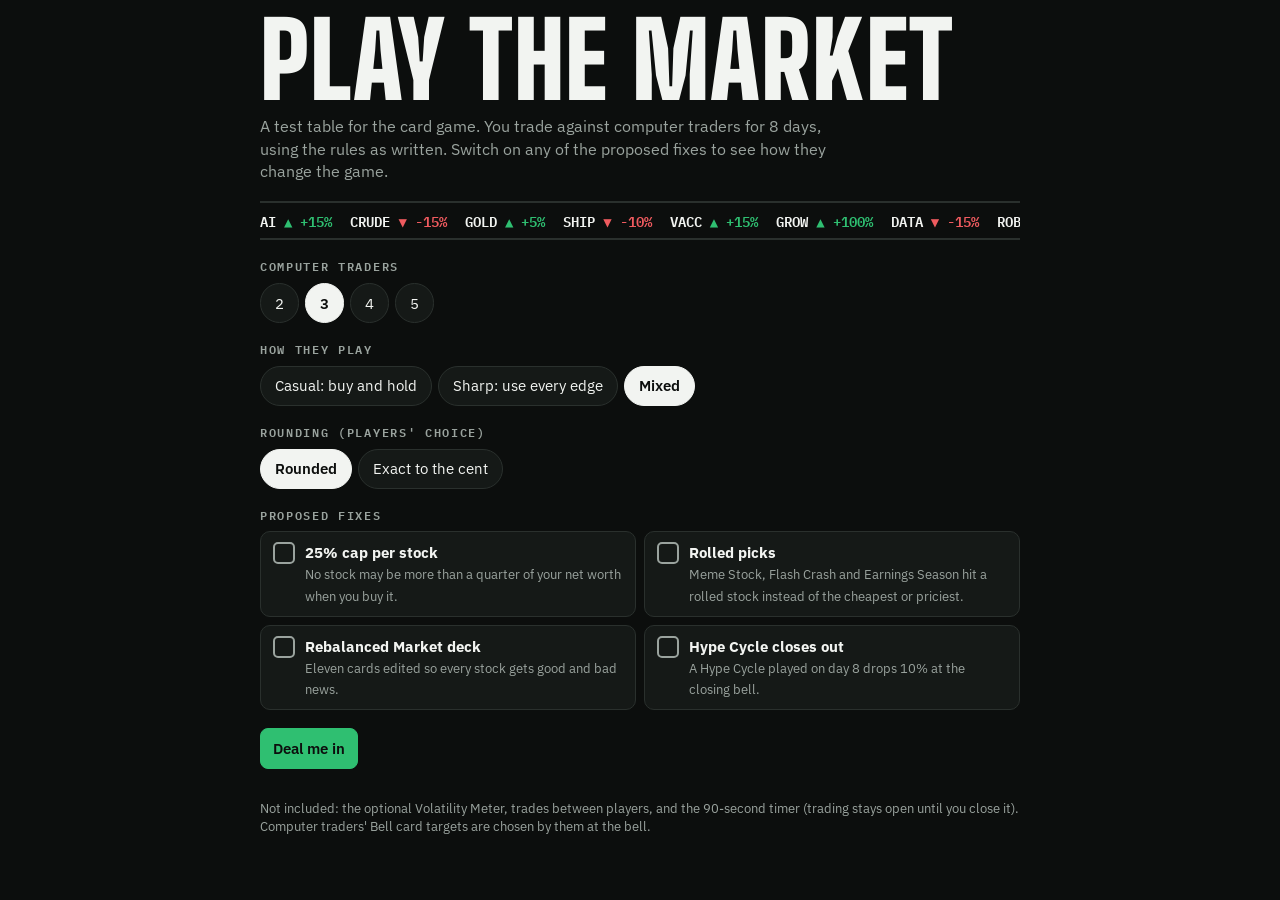
<file: play-the-market/index.html>
<!doctype html>
<html lang="en">
<head>
  <meta charset="utf-8">
  <meta name="viewport" content="width=device-width, initial-scale=1, viewport-fit=cover">
  <title>Play the Market Test Table</title>
  <meta name="description" content="Play a full 8-day game of Play the Market, a stock market card game, against computer traders.">
  <meta name="theme-color" content="#0c0e0d">
  <link rel="icon" href="favicon.svg" type="image/svg+xml">
  <!-- Fonts: Big Shoulders Display (headings), IBM Plex Mono (numbers), IBM Plex Sans (text) -->
  <link rel="preconnect" href="https://fonts.googleapis.com">
  <link rel="preconnect" href="https://fonts.gstatic.com" crossorigin>
  <link rel="stylesheet" href="https://fonts.googleapis.com/css2?family=Big+Shoulders+Display:wght@700;900&amp;family=IBM+Plex+Mono:wght@500;600&amp;family=IBM+Plex+Sans:wght@400;600&amp;display=swap">
  <link rel="stylesheet" href="css/style.css">
</head>
<body>
  <!-- The whole game renders into this element -->
  <div class="wrap" id="app"></div>
  <noscript><p style="padding:16px">This game needs JavaScript turned on.</p></noscript>
  <script src="js/game.js" defer></script>
</body>
</html>
</file>
<file: play-the-market/css/style.css>
/* Play the Market test table styles */
html, body { margin: 0; }
[hidden] { display: none !important; }
img { max-width: 100%; }
/* Layout: a trading-floor table. Price board on the left, your seat (prompt, hand, trades) on the right,
   rival sheets and the day's log underneath. One deliberate dark look that matches the Action card backs. */
:root {
  --ink: #0c0e0d;          /* table, same black as the Action deck back */
  --panel: #151917;        /* raised surfaces */
  --panel-2: #1c211f;      /* inner wells */
  --line: #2a302d;         /* frame lines, as on the card backs */
  --chalk: #f2f4f1;        /* main text */
  --muted: #9aa39e;        /* secondary text */
  --up: #2fbf71;           /* rising prices */
  --down: #ef5b5f;         /* falling prices */
  --market: #0e6b43;       /* Market deck green */
  --face: #f4f6f2;         /* card faces */
  --face-ink: #0c0e0d;
  --face-up: #0f7a45;
  --face-down: #b3261e;
  --focus: #7fd8a6;
  --display: 'Big Shoulders Display', 'Arial Narrow', Impact, sans-serif;
  --mono: 'IBM Plex Mono', ui-monospace, 'SFMono-Regular', Menlo, monospace;
  --sans: 'IBM Plex Sans', system-ui, -apple-system, 'Segoe UI', sans-serif;
  color-scheme: dark;
}
* { box-sizing: border-box; }
html, body { background: var(--ink); color: var(--chalk); }
body { font-family: var(--sans); font-size: 15px; line-height: 1.4; padding-inline: 16px; padding-block: 16px 40px; }
button { font: inherit; color: inherit; }
button:focus-visible, select:focus-visible { outline: 2px solid var(--focus); outline-offset: 2px; }
.wrap { max-width: 1320px; margin: 0 auto; display: flex; flex-direction: column; gap: 16px; }
.mono { font-family: var(--mono); }
.num { font-variant-numeric: tabular-nums; }
.label { font-family: var(--mono); font-size: 12px; font-weight: 600; letter-spacing: 0.14em; text-transform: uppercase; color: var(--muted); }
.up { color: var(--up); }
.down { color: var(--down); }

/* ---------- top bar */
.top { display: flex; flex-wrap: wrap; align-items: center; justify-content: space-between; gap: 12px 24px; border-bottom: 2px solid var(--line); padding-bottom: 12px; }
.brand { font-family: var(--display); font-weight: 900; font-size: 40px; line-height: 0.9; letter-spacing: 0.02em; }
.brand small { display: block; font-family: var(--mono); font-size: 12px; font-weight: 600; letter-spacing: 0.2em; color: var(--up); margin-top: 6px; }
.daybox { display: flex; flex-wrap: wrap; gap: 16px; align-items: center; }
.day { font-family: var(--display); font-weight: 900; font-size: 34px; line-height: 1; }
.steps { display: flex; flex-wrap: wrap; gap: 4px; list-style: none; margin: 0; padding: 0; }
.steps li { font-family: var(--mono); font-size: 11px; font-weight: 600; letter-spacing: 0.08em; padding: 4px 8px; border: 1px solid var(--line); border-radius: 999px; color: var(--muted); }
.steps li.on { color: var(--ink); background: var(--up); border-color: var(--up); }
.worth { text-align: right; }
.worth b { display: block; font-family: var(--display); font-weight: 900; font-size: 34px; line-height: 1; }

/* ---------- main grid */
.main { display: grid; grid-template-columns: minmax(0, 1.55fr) minmax(0, 1fr); gap: 16px; align-items: start; }
@media (max-width: 980px) { .main { grid-template-columns: minmax(0, 1fr); } }
.panel { background: var(--panel); border: 1px solid var(--line); border-radius: 14px; padding: 14px; display: flex; flex-direction: column; gap: 12px; min-width: 0; }
.panel h2 { margin: 0; font-family: var(--display); font-weight: 900; font-size: 24px; letter-spacing: 0.03em; line-height: 1; }
.panel-head { display: flex; align-items: baseline; justify-content: space-between; gap: 12px; flex-wrap: wrap; }

/* ---------- market slots */
.slots { display: grid; grid-template-columns: repeat(3, minmax(0, 1fr)); gap: 10px; }
.slot { border-radius: 10px; min-height: 132px; padding: 10px; display: flex; flex-direction: column; gap: 6px; }
.slot.back { background: var(--market); border: 2px solid #4aa57a; justify-content: space-between; }
.slot.back .candles { display: flex; gap: 5px; align-items: flex-end; height: 46px; }
.slot.back .candles i { display: block; width: 9px; background: #dff5e6; border-radius: 1px; }
.slot.back .candles i.h { background: transparent; border: 2px solid #dff5e6; }
.slot .slot-name { font-family: var(--mono); font-size: 11px; font-weight: 600; letter-spacing: 0.14em; color: #dff5e6; }
.slot.face { background: var(--face); color: var(--face-ink); border: 2px solid var(--face); }
.slot.face .slot-name { color: #4d5551; }
.slot.face .mtitle { font-family: var(--display); font-weight: 900; font-size: 22px; line-height: 0.95; text-transform: uppercase; }
.slot.face .mtext { font-size: 13px; line-height: 1.3; }
.slot.seen { outline: 2px dashed var(--up); outline-offset: 2px; }
.mrows { display: flex; flex-direction: column; font-family: var(--mono); font-size: 13px; font-weight: 600; }
.mrows span { display: flex; justify-content: space-between; border-top: 1px solid #c9cfca; padding-top: 2px; }
.mrows .u { color: var(--face-up); }
.mrows .d { color: var(--face-down); }
@media (max-width: 560px) { .slots { grid-template-columns: minmax(0, 1fr); } .slot { min-height: 0; } }

/* ---------- price board */
.board { display: flex; flex-direction: column; gap: 8px; }
.sector { display: grid; grid-template-columns: 92px repeat(5, minmax(0, 1fr)); gap: 6px; align-items: stretch; }
.sector-name { display: flex; flex-direction: column; justify-content: center; gap: 2px; font-family: var(--mono); font-size: 12px; font-weight: 600; letter-spacing: 0.1em; }
.sector-name em { font-style: normal; color: var(--muted); font-size: 11px; }
.stock { text-align: left; background: var(--panel-2); border: 1px solid var(--line); border-radius: 8px; padding: 6px 7px 4px; cursor: pointer; display: flex; flex-direction: column; gap: 1px; min-width: 0; }
.stock:hover { border-color: var(--muted); }
.stock.sel { border-color: var(--up); box-shadow: inset 0 0 0 1px var(--up); }
.stock.own { background: #18241e; }
.stock.dead { opacity: 0.45; cursor: default; }
.stock .tk { display: flex; justify-content: space-between; gap: 4px; font-family: var(--mono); font-size: 12px; font-weight: 600; letter-spacing: 0.04em; }
.stock .px { font-family: var(--display); font-weight: 900; font-size: 24px; line-height: 1; font-variant-numeric: tabular-nums; }
.stock .chg { font-family: var(--mono); font-size: 11px; display: flex; justify-content: space-between; gap: 4px; color: var(--muted); }
.stock svg { width: 100%; height: 18px; display: block; }
.stock .star { color: #f2c94c; }
@media (max-width: 700px) {
  .sector { grid-template-columns: repeat(5, minmax(0, 1fr)); }
  .sector-name { grid-column: 1 / -1; flex-direction: row; gap: 8px; }
  .stock .px { font-size: 18px; }
  .stock .chg span:last-child { display: none; }
}
@media (max-width: 420px) { .stock .tk span:last-child { display: none; } .stock { padding: 5px; } }

/* ---------- prompt area */
.prompt { background: var(--panel-2); border: 1px solid var(--line); border-radius: 12px; padding: 12px; display: flex; flex-direction: column; gap: 10px; }
.prompt.hot { border-color: var(--up); }
.prompt h3 { margin: 0; font-family: var(--display); font-weight: 900; font-size: 22px; line-height: 1; letter-spacing: 0.02em; }
.prompt p { margin: 0; color: var(--muted); }
.opts { display: flex; flex-wrap: wrap; gap: 6px; }
.btn { border: 1px solid var(--line); background: var(--panel); border-radius: 8px; padding: 9px 12px; cursor: pointer; min-height: 40px; }
.btn:hover:not(:disabled) { border-color: var(--muted); }
.btn:disabled { opacity: 0.4; cursor: not-allowed; }
.btn.go { background: var(--up); border-color: var(--up); color: var(--ink); font-weight: 600; }
.btn.go:hover:not(:disabled) { background: #49d488; }
.btn small { display: block; font-size: 12px; color: var(--muted); }
.btn.go small { color: #10301f; }

/* ---------- hand of Action cards */
.hand { display: grid; grid-template-columns: repeat(3, minmax(0, 1fr)); gap: 8px; }
.acard { background: var(--face); color: var(--face-ink); border-radius: 10px; overflow: hidden; display: flex; flex-direction: column; min-height: 210px; text-align: left; border: 2px solid var(--face); padding: 0; }
.acard .ah { background: var(--ink); color: var(--chalk); display: flex; justify-content: space-between; align-items: center; padding: 6px 8px; font-family: var(--mono); font-size: 10px; font-weight: 600; letter-spacing: 0.1em; }
.acard .ah span:last-child { color: var(--up); border: 1px solid var(--up); border-radius: 999px; padding: 1px 6px; }
.acard .ab { padding: 8px; display: flex; flex-direction: column; gap: 6px; flex: 1; }
.acard .at { font-family: var(--display); font-weight: 900; font-size: 21px; line-height: 0.95; text-transform: uppercase; }
.acard .ax { font-size: 12.5px; line-height: 1.3; }
.acard .ac { font-size: 12px; line-height: 1.3; }
.acard .ac b { font-family: var(--mono); font-size: 10px; letter-spacing: 0.12em; color: var(--face-down); display: block; }
.acard .aa { margin-top: auto; display: flex; gap: 6px; }
.acard .aa button { flex: 1; border-radius: 6px; padding: 7px 4px; font-size: 12px; font-weight: 600; cursor: pointer; border: 1px solid var(--face-ink); background: var(--face); color: var(--face-ink); min-height: 34px; }
.acard .aa button.play { background: var(--face-ink); color: var(--face); }
.acard .aa button:disabled { opacity: 0.35; cursor: not-allowed; }
.acard .why { font-size: 11px; color: var(--face-down); }
@media (max-width: 520px) { .hand { grid-template-columns: minmax(0, 1fr); } .acard { min-height: 0; } }

/* ---------- your sheet and trading */
.sheet { display: flex; flex-direction: column; gap: 4px; font-family: var(--mono); font-size: 13px; }
.sheet .row { display: flex; justify-content: space-between; gap: 8px; border-bottom: 1px solid var(--line); padding: 3px 0; }
.trade { display: flex; flex-direction: column; gap: 8px; }
.trade .selected { display: flex; justify-content: space-between; align-items: baseline; gap: 8px; flex-wrap: wrap; }
.trade .selected b { font-family: var(--display); font-weight: 900; font-size: 26px; }
.trade .grid2 { display: grid; grid-template-columns: repeat(4, minmax(0, 1fr)); gap: 6px; }
.trade .grid2 .btn { padding: 8px 4px; font-size: 13px; }
.note { font-size: 13px; color: var(--muted); }
.effect-pill { display: inline-flex; gap: 6px; align-items: center; font-family: var(--mono); font-size: 12px; font-weight: 600; letter-spacing: 0.06em; border: 1px solid var(--up); color: var(--up); border-radius: 999px; padding: 3px 10px; }
.seen-list { display: flex; flex-direction: column; gap: 4px; font-size: 13px; }

/* ---------- rivals and log */
.lower { display: grid; grid-template-columns: minmax(0, 1.55fr) minmax(0, 1fr); gap: 16px; align-items: start; }
@media (max-width: 980px) { .lower { grid-template-columns: minmax(0, 1fr); } }
.rivals { display: grid; grid-template-columns: repeat(auto-fill, minmax(220px, 1fr)); gap: 10px; }
.rival { background: var(--panel-2); border: 1px solid var(--line); border-radius: 10px; padding: 10px; display: flex; flex-direction: column; gap: 6px; min-width: 0; }
.rival .rh { display: flex; justify-content: space-between; align-items: baseline; gap: 6px; }
.rival .rh b { font-family: var(--display); font-weight: 900; font-size: 20px; }
.rival .holds { font-family: var(--mono); font-size: 12px; color: var(--muted); display: flex; flex-wrap: wrap; gap: 4px 10px; }
.rival .tag { font-family: var(--mono); font-size: 11px; color: var(--muted); }
.facedown { display: inline-block; width: 16px; height: 22px; border-radius: 3px; background: var(--ink); border: 1px solid var(--muted); vertical-align: middle; margin-right: 6px; }
.log { max-height: 420px; overflow-y: auto; display: flex; flex-direction: column; gap: 2px; font-family: var(--mono); font-size: 12.5px; }
.log .d { color: var(--chalk); font-weight: 600; margin-top: 8px; letter-spacing: 0.08em; }
.log .e { color: var(--muted); padding-left: 10px; }
.log .e.me { color: var(--chalk); }
.log .e.big { color: #f2c94c; }
.log .e.act { color: var(--chalk); font-weight: 600; }
.log .e.txt { color: var(--muted); padding-left: 22px; font-family: var(--sans); font-size: 12.5px; }
.rival .today { font-size: 13px; }
.spy { display: flex; flex-direction: column; gap: 8px; border: 1px dashed var(--up); border-radius: 12px; padding: 10px; }

/* ---------- setup and results */
.setup { max-width: 760px; margin: 0 auto; display: flex; flex-direction: column; gap: 18px; }
.hero { display: flex; flex-direction: column; gap: 10px; }
.hero h1 { margin: 0; font-family: var(--display); font-weight: 900; font-size: clamp(54px, 10vw, 104px); line-height: 0.86; letter-spacing: 0.01em; text-wrap: balance; }
.hero p { margin: 0; max-width: 60ch; color: var(--muted); font-size: 16px; }
.tape { display: flex; gap: 18px; overflow: hidden; white-space: nowrap; border-block: 2px solid var(--line); padding-block: 8px; font-family: var(--mono); font-size: 14px; font-weight: 600; }
.field { display: flex; flex-direction: column; gap: 8px; }
.seg { display: flex; flex-wrap: wrap; gap: 6px; }
.seg button { border: 1px solid var(--line); background: var(--panel); border-radius: 999px; padding: 8px 14px; cursor: pointer; min-height: 40px; }
.seg button[aria-pressed="true"] { background: var(--chalk); color: var(--ink); border-color: var(--chalk); font-weight: 600; }
.fix { display: flex; gap: 10px; align-items: flex-start; background: var(--panel); border: 1px solid var(--line); border-radius: 10px; padding: 10px 12px; cursor: pointer; text-align: left; width: 100%; }
.fix .box { flex: 0 0 22px; height: 22px; border-radius: 5px; border: 2px solid var(--muted); display: grid; place-items: center; font-weight: 700; color: var(--ink); }
.fix[aria-pressed="true"] .box { background: var(--up); border-color: var(--up); }
.fix b { display: block; }
.fix span.d { color: var(--muted); font-size: 13px; }
.fixes { display: grid; grid-template-columns: repeat(2, minmax(0, 1fr)); gap: 8px; }
@media (max-width: 620px) { .fixes { grid-template-columns: minmax(0, 1fr); } }
.results table { width: 100%; border-collapse: collapse; font-variant-numeric: tabular-nums; }
.results th, .results td { text-align: left; padding: 8px 6px; border-bottom: 1px solid var(--line); }
.results th { font-family: var(--mono); font-size: 12px; letter-spacing: 0.1em; color: var(--muted); font-weight: 600; }
.results td.r, .results th.r { text-align: right; }
.chart { width: 100%; height: auto; display: block; }
.tablewrap { overflow-x: auto; }
@media (prefers-reduced-motion: reduce) { * { transition: none !important; animation: none !important; } }
</file>
